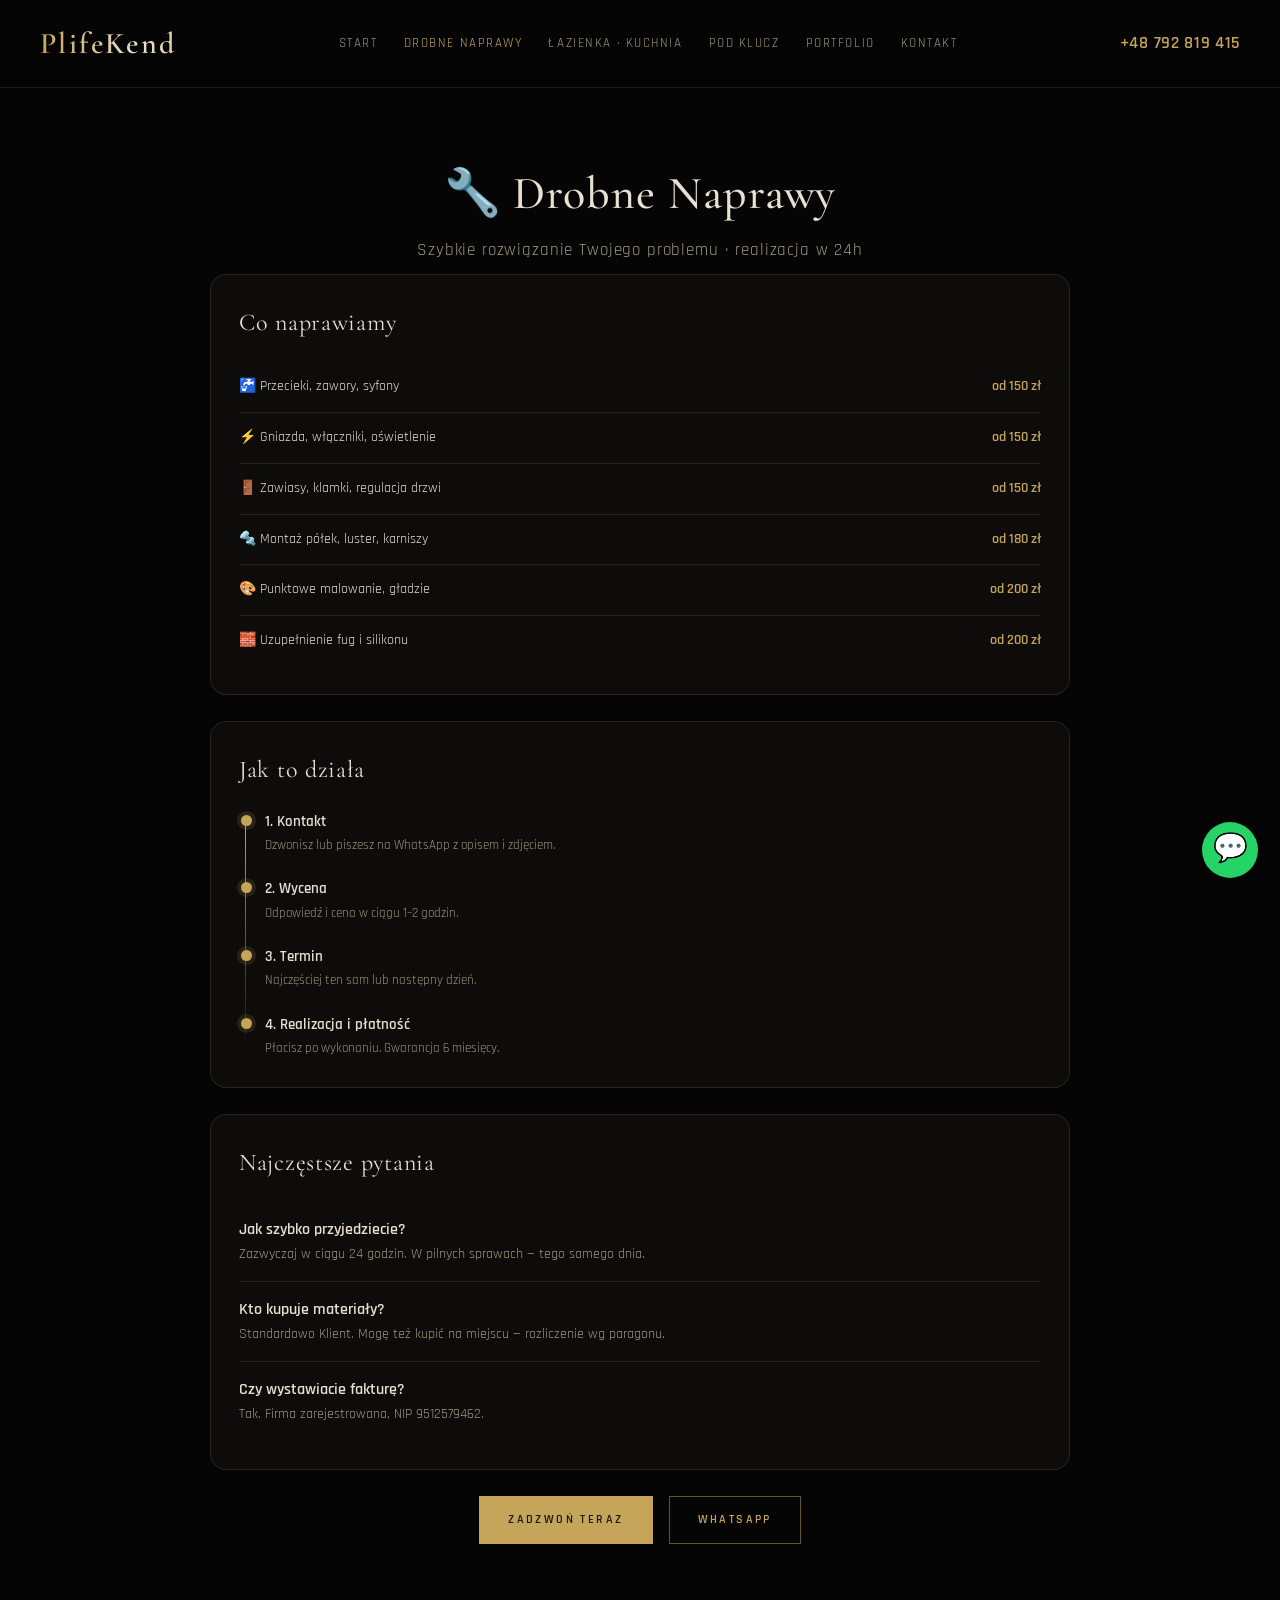
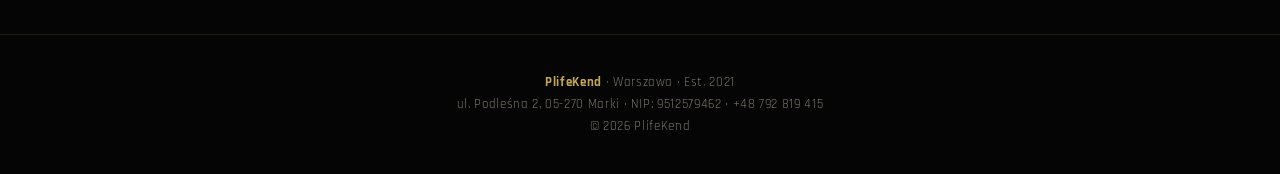
<file: drobne-naprawy.html>
<!DOCTYPE html>
<html lang="pl">
<head>
<meta charset="UTF-8">
<meta name="viewport" content="width=device-width, initial-scale=1.0">
<meta name="robots" content="index,follow">
<link rel="canonical" href="https://www.plifekend.com/drobne-naprawy.html">
<title>Drobne Naprawy Warszawa — od 150 zł | PlifeKend</title>
<meta name="description" content="Szybkie drobne naprawy w Warszawie. Realizacja w 24h. Od 150 zł. Gwarancja 6 miesięcy.">
<meta property="og:title" content="PlifeKend — Remonty Łazienek i Mieszkań Warszawa">
<meta property="og:description" content="Profesjonalne remonty łazienek i wykończenia mieszkań w Warszawie. 50+ zrealizowanych projektów.">
<meta property="og:url" content="https://www.plifekend.com/drobne-naprawy.html">
<meta property="og:type" content="website">
<link rel="preconnect" href="https://fonts.googleapis.com">
<link rel="preconnect" href="https://fonts.gstatic.com" crossorigin>
<link href="https://fonts.googleapis.com/css2?family=Cormorant+Garamond:wght@300;400;500;600;700&family=Rajdhani:wght@300;400;500;600;700&display=swap" rel="stylesheet">
<script type="application/ld+json">
{
  "@context": "https://schema.org",
  "@type": "HomeAndConstructionBusiness",
  "name": "PlifeKend",
  "address": {
    "@type": "PostalAddress",
    "streetAddress": "ul. Podleśna 2",
    "addressLocality": "Marki",
    "postalCode": "05-270",
    "addressCountry": "PL"
  },
  "telephone": "+48792819415",
  "url": "https://plifekend.com",
  "priceRange": "$$",
  "foundingDate": "2021"
}
</script>
<style>
*{margin:0;padding:0;box-sizing:border-box}
:root{
--bg:#050505;--gold:#c5a55a;--warm:#a09880;--light:#e8e0d0;
--card:rgba(20,18,15,.6);--bd:rgba(197,165,90,.15);--bd2:rgba(197,165,90,.35)
}
html{scroll-behavior:smooth}
body{background:var(--bg);color:var(--warm);font-family:'Rajdhani',sans-serif;font-size:16px;line-height:1.7;overflow-x:hidden}
h1,h2,h3,.serif{font-family:'Cormorant Garamond',serif;font-weight:500}
a{text-decoration:none;color:inherit}
::-webkit-scrollbar{width:4px}
::-webkit-scrollbar-track{background:transparent}
::-webkit-scrollbar-thumb{background:rgba(197,165,90,.2);border-radius:2px}

@keyframes gradient-x{0%,100%{background-position:0% 50%}50%{background-position:100% 50%}}
@keyframes float{0%,100%{transform:translateY(0)}50%{transform:translateY(-12px)}}
@keyframes pulse-glow{0%,100%{opacity:.35}50%{opacity:.8}}
@keyframes spin-slow{from{transform:rotate(0)}to{transform:rotate(360deg)}}

/* HEADER */
header{position:sticky;top:0;z-index:200;background:rgba(5,5,5,.88);backdrop-filter:blur(14px);border-bottom:1px solid var(--bd);padding:18px 40px;display:flex;align-items:center;justify-content:space-between;gap:20px}
.logo{font-family:'Cormorant Garamond',serif;font-size:30px;font-weight:600;letter-spacing:.08em;background:linear-gradient(90deg,#c5a55a,#e8e0d0,#c5a55a,#8a7a4a,#c5a55a);background-size:300% 100%;-webkit-background-clip:text;background-clip:text;-webkit-text-fill-color:transparent;animation:gradient-x 6s ease infinite}
.nav{display:flex;gap:26px;align-items:center}
.nav a{font-size:13px;letter-spacing:.12em;text-transform:uppercase;color:var(--warm);transition:.3s;white-space:nowrap}
.nav a:hover,.nav a.active{color:var(--gold)}
.hd-right{display:flex;align-items:center;gap:16px}
.hd-phone{color:var(--gold);font-weight:600;font-size:17px;letter-spacing:.04em}
.burger{display:none;background:none;border:none;color:var(--gold);font-size:26px;cursor:pointer}

/* BUTTONS */
.btn{display:inline-block;padding:13px 28px;border:1px solid rgba(197,165,90,.5);color:var(--gold);background:transparent;text-transform:uppercase;letter-spacing:.2em;font-size:12px;font-weight:600;font-family:'Rajdhani',sans-serif;cursor:pointer;transition:.35s}
.btn:hover{background:var(--gold);color:#1a1814;border-color:var(--gold)}
.btn-fill{background:var(--gold);color:#1a1814;border-color:var(--gold)}
.btn-fill:hover{background:transparent;color:var(--gold)}

/* LAYOUT */
.wrap{max-width:1500px;margin:0 auto;padding:40px 40px 80px;display:grid;grid-template-columns:24% 1fr 24%;gap:34px;align-items:start}
.col{display:flex;flex-direction:column;gap:28px}

/* PANEL */
.panel{background:var(--card);border:1px solid var(--bd);border-radius:16px;backdrop-filter:blur(10px);padding:28px}
.panel-t{font-family:'Cormorant Garamond',serif;font-size:24px;color:var(--light);margin-bottom:18px;letter-spacing:.03em}

/* HERO */
.hero{text-align:center;padding:50px 0 20px}
.hero h1{font-size:60px;line-height:1.12;color:var(--light);letter-spacing:.02em}
.hero h1 span{display:block;background:linear-gradient(90deg,#c5a55a,#e8e0d0,#c5a55a);background-size:250% 100%;-webkit-background-clip:text;background-clip:text;-webkit-text-fill-color:transparent;animation:gradient-x 7s ease infinite}
.hero-sub{margin-top:16px;font-size:17px;letter-spacing:.05em}

/* SPHERE */
.sphere-row{display:flex;align-items:center;justify-content:center;gap:44px;margin:44px 0 30px}
.avatar{text-align:center;animation:float 5s ease-in-out infinite}
.avatar:nth-child(3){animation-delay:2.5s}
.avatar-c{width:64px;height:64px;border-radius:50%;border:1px solid var(--bd2);background:radial-gradient(circle at 30% 30%,rgba(197,165,90,.25),rgba(20,18,15,.9));display:flex;align-items:center;justify-content:center;font-size:26px;margin:0 auto 10px}
.avatar-l{font-size:11px;text-transform:uppercase;letter-spacing:.16em;color:var(--warm)}
.sphere{position:relative;width:210px;height:210px;cursor:pointer}
.sphere-core{position:absolute;inset:0;border-radius:50%;background:radial-gradient(circle at 34% 30%,#2a2620 0%,#0c0b09 55%,#000 100%);box-shadow:0 0 60px rgba(197,165,90,.25),inset 0 0 40px rgba(0,0,0,.9)}
.ring{position:absolute;border:1px solid rgba(197,165,90,.3);border-radius:50%;animation:spin-slow 18s linear infinite}
.ring.r1{inset:-14px;border-top-color:var(--gold)}
.ring.r2{inset:-30px;animation-duration:28s;animation-direction:reverse;border-bottom-color:rgba(197,165,90,.55)}
.star{position:absolute;width:2px;height:2px;background:#e8e0d0;border-radius:50%;animation:pulse-glow 3s ease-in-out infinite}
.sphere-hover{position:absolute;inset:0;border-radius:50%;display:flex;align-items:center;justify-content:center;opacity:0;transition:.4s;background:rgba(5,5,5,.72);color:var(--gold);font-size:12px;text-transform:uppercase;letter-spacing:.16em;text-align:center;padding:20px}
.sphere:hover .sphere-hover{opacity:1}

/* SEGMENTS */
.seg-grid{display:grid;grid-template-columns:repeat(auto-fit,minmax(230px,1fr));gap:22px;margin-top:20px}
.seg{background:var(--card);border:1px solid var(--bd);border-radius:16px;padding:30px 24px;backdrop-filter:blur(10px);transition:.35s;display:flex;flex-direction:column}
.seg:hover{border-color:var(--bd2);transform:translateY(-6px);box-shadow:0 14px 40px rgba(0,0,0,.5)}
.seg-ic{font-size:32px;margin-bottom:12px}
.seg-t{font-family:'Cormorant Garamond',serif;font-size:23px;color:var(--light);margin-bottom:6px}
.seg-s{font-size:14px;margin-bottom:16px;min-height:44px}
.seg-meta{font-size:13px;color:var(--warm);border-top:1px solid var(--bd);padding-top:14px;margin-bottom:14px}
.seg-p{color:var(--gold);font-size:19px;font-weight:600;margin-bottom:18px}
.seg .btn{margin-top:auto;text-align:center}

/* SERVICE LIST */
.srv{display:flex;justify-content:space-between;gap:12px;padding:13px 0;border-bottom:1px solid var(--bd);font-size:14px}
.srv:last-child{border-bottom:none}
.srv-n{color:var(--light)}
.srv-p{color:var(--gold);white-space:nowrap;font-weight:600}

/* PACKAGES */
.pkg{position:relative;border:1px solid var(--bd);border-radius:12px;padding:20px;margin-bottom:16px;background:rgba(10,9,8,.5);transition:.3s}
.pkg:hover{border-color:var(--bd2)}
.pkg-n{font-family:'Cormorant Garamond',serif;font-size:20px;color:var(--light);letter-spacing:.14em;text-transform:uppercase}
.pkg-pr{color:var(--gold);font-size:22px;font-weight:700;margin:6px 0 12px}
.pkg ul{list-style:none;font-size:13px;line-height:1.9}
.pkg li::before{content:"—  ";color:var(--gold)}
.pkg-tag{position:absolute;top:-10px;right:14px;background:var(--gold);color:#1a1814;font-size:10px;font-weight:700;letter-spacing:.18em;padding:4px 10px;border-radius:3px;text-transform:uppercase}

/* CALC */
.calc label{display:block;color:var(--light);font-size:13px;text-transform:uppercase;letter-spacing:.12em;margin:18px 0 8px}
.calc input[type=range]{width:100%;accent-color:var(--gold);cursor:pointer}
.calc select{width:100%;padding:12px;background:rgba(160,152,128,.05);border:1px solid var(--bd);color:var(--light);border-radius:6px;font-family:'Rajdhani',sans-serif;font-size:15px}
.calc-out{margin-top:24px;text-align:center;border-top:1px solid var(--bd);padding-top:20px}
.calc-out small{font-size:11px;text-transform:uppercase;letter-spacing:.2em}
.calc-out div{font-family:'Cormorant Garamond',serif;font-size:40px;color:var(--gold);font-weight:600;margin-top:6px}

/* PORTFOLIO */
.pf{display:grid;grid-template-columns:1fr 1fr;gap:12px}
.pf-i{position:relative;aspect-ratio:1;border-radius:10px;overflow:hidden;border:1px solid var(--bd);cursor:pointer}
.pf-i img{width:100%;height:100%;object-fit:cover;filter:grayscale(.4) brightness(.75);transition:.5s}
.pf-i:hover img{filter:none;transform:scale(1.08)}
.pf-o{position:absolute;inset:0;background:linear-gradient(transparent 45%,rgba(5,5,5,.9));display:flex;align-items:flex-end;padding:12px;font-size:12px;text-transform:uppercase;letter-spacing:.14em;color:var(--light)}

/* TIMELINE */
.tl{position:relative;padding-left:26px}
.tl::before{content:"";position:absolute;left:6px;top:8px;bottom:8px;width:1px;background:linear-gradient(var(--gold),transparent)}
.tl-i{position:relative;padding-bottom:20px}
.tl-i::before{content:"";position:absolute;left:-24px;top:6px;width:11px;height:11px;border-radius:50%;background:var(--gold);box-shadow:0 0 0 4px rgba(197,165,90,.14)}
.tl-t{color:var(--light);font-size:15px;font-weight:600}
.tl-d{font-size:13px}

/* SOCIAL / CARD */
.vcard{text-align:center}
.vcard-n{font-family:'Cormorant Garamond',serif;font-size:24px;color:var(--light)}
.vcard-r{font-size:12px;text-transform:uppercase;letter-spacing:.2em;margin-bottom:14px}
.vcard-p{display:block;font-size:24px;color:var(--gold);font-weight:600;margin-bottom:18px}
.soc{display:flex;flex-direction:column;gap:10px;font-size:14px}
.soc a{padding:9px 0;border-bottom:1px solid var(--bd);transition:.3s;display:flex;justify-content:space-between}
.soc a:hover{color:var(--gold);padding-left:6px}

/* WHATSAPP */
.wa{position:fixed;right:22px;bottom:22px;z-index:300;width:56px;height:56px;border-radius:50%;background:#25D366;display:flex;align-items:center;justify-content:center;font-size:28px;box-shadow:0 6px 22px rgba(0,0,0,.5);transition:.3s}
.wa:hover{transform:scale(1.1)}

/* FOOTER */
footer{border-top:1px solid var(--bd);padding:36px 40px;text-align:center;font-size:13px;color:#7d786c;letter-spacing:.05em}
footer strong{color:var(--gold)}

/* MOBILE */
@media(max-width:1100px){
.wrap{grid-template-columns:1fr;padding:24px 18px 90px}
.nav{display:none;position:absolute;top:100%;left:0;right:0;background:rgba(5,5,5,.98);flex-direction:column;padding:20px;gap:16px;border-bottom:1px solid var(--bd)}
.nav.open{display:flex}
.burger{display:block}
header{position:sticky;padding:14px 18px}
.logo{font-size:24px}
.hd-phone{font-size:15px}
.hero h1{font-size:36px}
.sphere-row{flex-direction:column;gap:26px}
.sphere{width:170px;height:170px}
.pf{grid-template-columns:1fr 1fr}
}
</style>
</head>
<body>

<header>
  <a href="index.html" class="logo">PlifeKend</a>
  <nav class="nav" id="nav">
    <a href="index.html">Start</a>
    <a href="drobne-naprawy.html" class="active">Drobne Naprawy</a>
    <a href="lazienka-kuchnia.html">Łazienka · Kuchnia</a>
    <a href="remont-pod-klucz.html">Pod Klucz</a>
    <a href="portfolio.html">Portfolio</a>
    <a href="kontakt.html">Kontakt</a>
  </nav>
  <div class="hd-right">
    <a href="tel:+48792819415" class="hd-phone">+48 792 819 415</a>
    <button class="burger" onclick="document.getElementById('nav').classList.toggle('open')">☰</button>
  </div>
</header>


<div style="max-width:900px;margin:0 auto;padding:40px 20px 90px">
 <div class="hero" style="padding:40px 0 10px">
  <h1 style="font-size:46px">🔧 Drobne Naprawy</h1>
  <p class="hero-sub">Szybkie rozwiązanie Twojego problemu · realizacja w 24h</p>
 </div>

 <div class="panel" style="margin-bottom:26px">
  <div class="panel-t">Co naprawiamy</div>
  <div class="srv"><span class="srv-n">🚰 Przecieki, zawory, syfony</span><span class="srv-p">od 150 zł</span></div>
  <div class="srv"><span class="srv-n">⚡ Gniazda, włączniki, oświetlenie</span><span class="srv-p">od 150 zł</span></div>
  <div class="srv"><span class="srv-n">🚪 Zawiasy, klamki, regulacja drzwi</span><span class="srv-p">od 150 zł</span></div>
  <div class="srv"><span class="srv-n">🔩 Montaż półek, luster, karniszy</span><span class="srv-p">od 180 zł</span></div>
  <div class="srv"><span class="srv-n">🎨 Punktowe malowanie, gładzie</span><span class="srv-p">od 200 zł</span></div>
  <div class="srv"><span class="srv-n">🧱 Uzupełnienie fug i silikonu</span><span class="srv-p">od 200 zł</span></div>
 </div>

 <div class="panel" style="margin-bottom:26px">
  <div class="panel-t">Jak to działa</div>
  <div class="tl">
   <div class="tl-i"><div class="tl-t">1. Kontakt</div><div class="tl-d">Dzwonisz lub piszesz na WhatsApp z opisem i zdjęciem.</div></div>
   <div class="tl-i"><div class="tl-t">2. Wycena</div><div class="tl-d">Odpowiedź i cena w ciągu 1–2 godzin.</div></div>
   <div class="tl-i"><div class="tl-t">3. Termin</div><div class="tl-d">Najczęściej ten sam lub następny dzień.</div></div>
   <div class="tl-i" style="padding-bottom:0"><div class="tl-t">4. Realizacja i płatność</div><div class="tl-d">Płacisz po wykonaniu. Gwarancja 6 miesięcy.</div></div>
  </div>
 </div>

 <div class="panel" style="margin-bottom:26px">
  <div class="panel-t">Najczęstsze pytania</div>
  <div style="border-bottom:1px solid var(--bd);padding:14px 0"><div style="color:var(--light);font-weight:600">Jak szybko przyjedziecie?</div><div style="font-size:14px">Zazwyczaj w ciągu 24 godzin. W pilnych sprawach — tego samego dnia.</div></div>
  <div style="border-bottom:1px solid var(--bd);padding:14px 0"><div style="color:var(--light);font-weight:600">Kto kupuje materiały?</div><div style="font-size:14px">Standardowo Klient. Mogę też kupić na miejscu — rozliczenie wg paragonu.</div></div>
  <div style="padding:14px 0"><div style="color:var(--light);font-weight:600">Czy wystawiacie fakturę?</div><div style="font-size:14px">Tak. Firma zarejestrowana, NIP 9512579462.</div></div>
 </div>

 <div style="text-align:center">
  <a href="tel:+48792819415" class="btn btn-fill">Zadzwoń teraz</a>
  <a href="https://wa.me/48792819415" target="_blank" rel="noopener noreferrer" class="btn" style="margin-left:12px">WhatsApp</a>
 </div>
</div>
<a href="https://wa.me/48792819415" target="_blank" rel="noopener noreferrer" class="wa" aria-label="WhatsApp">💬</a>

<footer>
  <p><strong>PlifeKend</strong> · Warszawa · Est. 2021</p>
  <p>ul. Podleśna 2, 05-270 Marki · NIP: 9512579462 · +48 792 819 415</p>
  <p>© 2026 PlifeKend</p>
</footer>

<script>
function calc(){
  var a=document.getElementById('sr'), b=document.getElementById('ps');
  if(!a||!b)return;
  var s=+a.value, r=+b.value;
  document.getElementById('sv').textContent=s;
  document.getElementById('rv').textContent=(s*r).toLocaleString('pl-PL')+' zł';
}
var core=document.getElementById('core');
if(core){
  for(var i=0;i<26;i++){
    var st=document.createElement('div');st.className='star';
    st.style.left=(10+Math.random()*80)+'%';st.style.top=(10+Math.random()*80)+'%';
    st.style.animationDelay=(Math.random()*3)+'s';core.appendChild(st);
  }
}
</script>
</body>
</html>
</file>
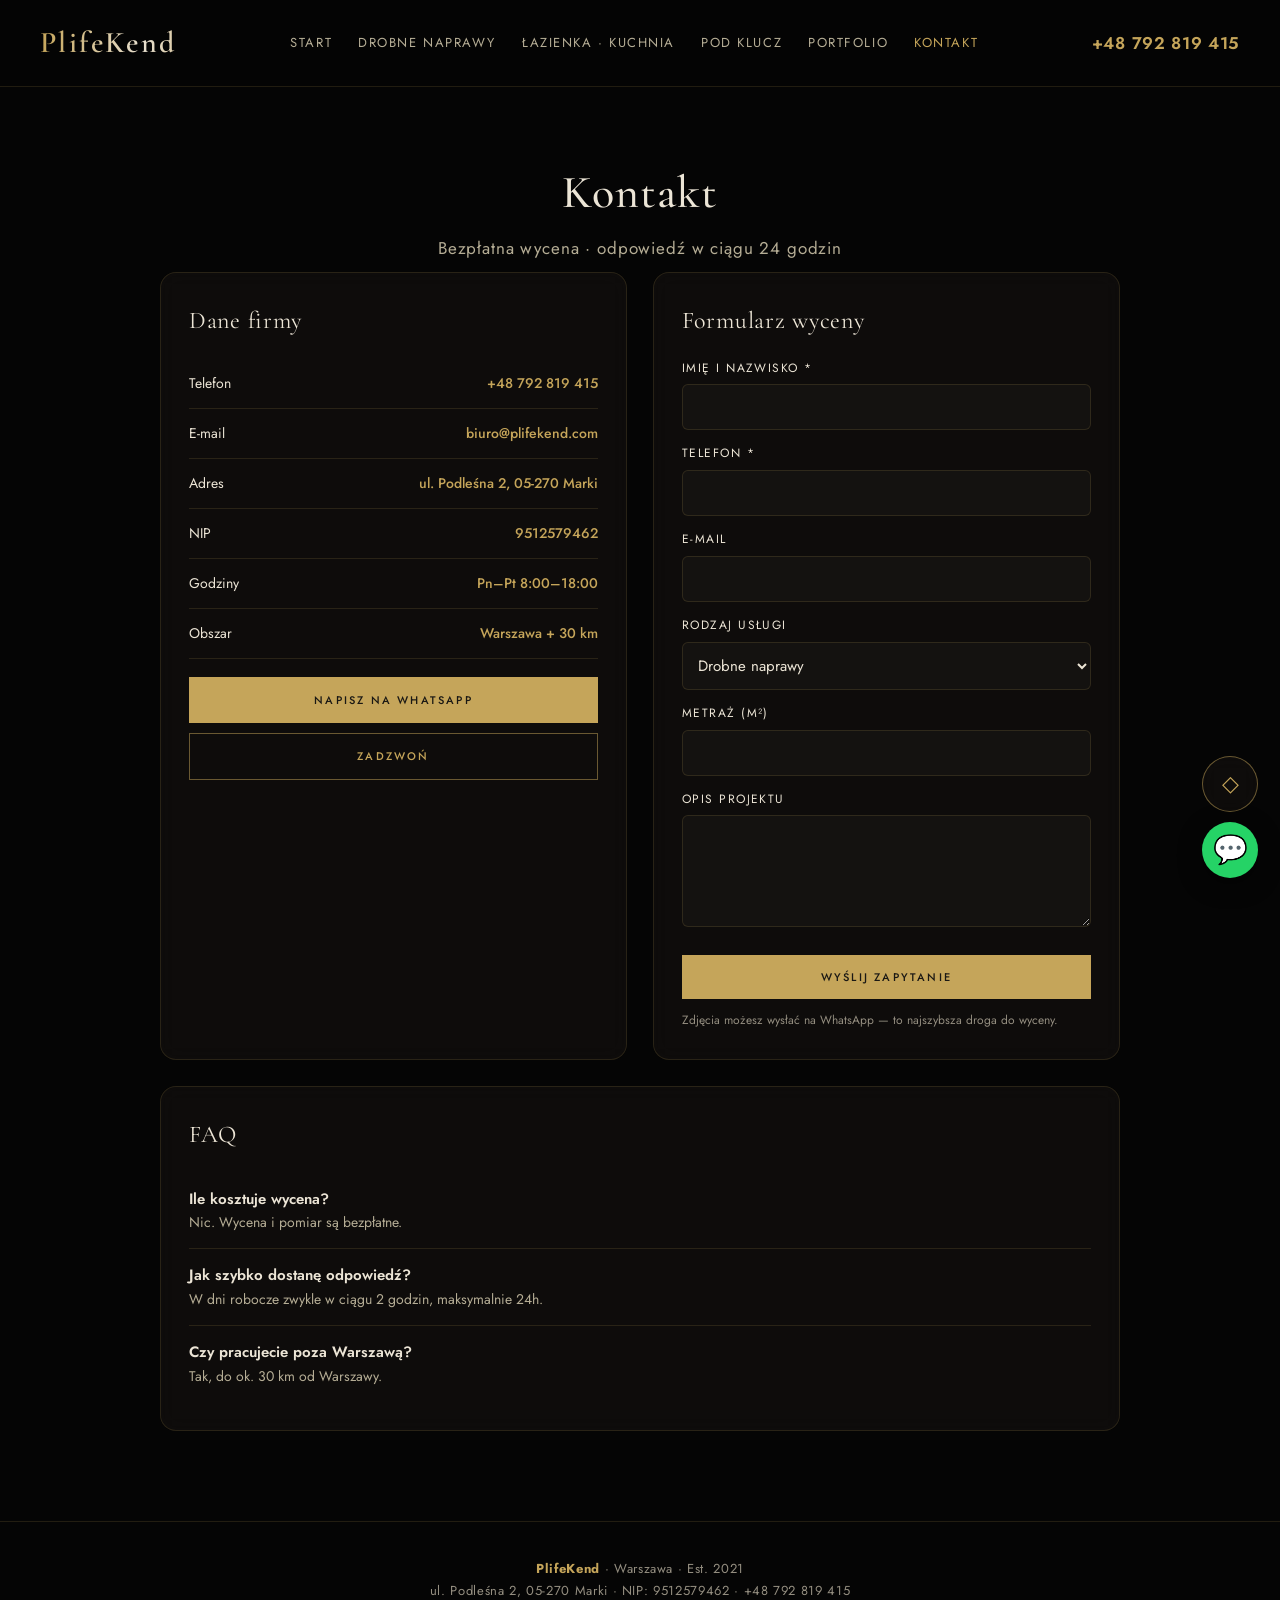
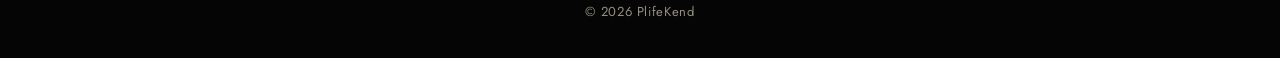
<file: kontakt.html>
<!DOCTYPE html>
<html lang="pl">
<head>
<meta charset="UTF-8">
<meta name="viewport" content="width=device-width, initial-scale=1.0">
<meta name="robots" content="index,follow">
<link rel="canonical" href="https://www.plifekend.com/kontakt.html">
<title>Kontakt — PlifeKend Warszawa | +48 792 819 415</title>
<meta name="description" content="Skontaktuj się z PlifeKend. Bezpłatna wycena remontu w Warszawie. Odpowiedź w 24h.">
<meta property="og:title" content="PlifeKend — Remonty Łazienek i Mieszkań Warszawa">
<meta property="og:description" content="Profesjonalne remonty łazienek i wykończenia mieszkań w Warszawie. 50+ zrealizowanych projektów.">
<meta property="og:url" content="https://www.plifekend.com/kontakt.html">
<meta property="og:type" content="website">
<link rel="preconnect" href="https://fonts.googleapis.com">
<link rel="preconnect" href="https://fonts.gstatic.com" crossorigin>
<link href="https://fonts.googleapis.com/css2?family=Cormorant+Garamond:wght@300;400;500;600;700&family=Jost:wght@300;400;500;600&display=swap" rel="stylesheet">
<script type="application/ld+json">
{
  "@context": "https://schema.org",
  "@type": "HomeAndConstructionBusiness",
  "name": "PlifeKend",
  "address": {
    "@type": "PostalAddress",
    "streetAddress": "ul. Podleśna 2",
    "addressLocality": "Marki",
    "postalCode": "05-270",
    "addressCountry": "PL"
  },
  "telephone": "+48792819415",
  "url": "https://plifekend.com",
  "priceRange": "$$",
  "foundingDate": "2021"
}

var chStarted=false;
var CH={
 start:{m:"Dzień dobry, tu Ola z PlifeKend.\n\nPomogę Panu ustalić zakres i orientacyjną cenę — bez zobowiązań. Od czego zaczniemy?",
  o:[["Remont łazienki","bath"],["Mieszkanie pod klucz","turn"],["Drobna naprawa","fix"],["Chcę tylko wycenę","quote"]]},

 bath:{m:"Świetnie, łazienki to nasza specjalność — zrobiliśmy ich już ponad 80.\n\nPełny remont zaczyna się od 12 000 zł i trwa zwykle 7–14 dni, zależnie od metrażu.\n\nJaki mniej więcej metraż?",
  o:[["Do 5 m²","bath_s"],["5–8 m²","bath_m"],["Powyżej 8 m²","bath_l"],["Nie wiem jeszcze","measure"]]},
 bath_s:{m:"Przy takim metrażu zwykle wychodzi 12–18 tys. zł za robociznę, a prace zajmują około 7–10 dni.\n\nDokładną kwotę podam po obejrzeniu łazienki — pomiar jest bezpłatny.",
  o:[["Umów pomiar","measure"],["Co jest w cenie?","scope"],["Wracam do menu","start"]]},
 bath_m:{m:"Przy 5–8 m² to zazwyczaj 18–26 tys. zł i mniej więcej 10–14 dni pracy.\n\nTo widełki — realna kwota zależy od zakresu instalacji i wyboru płytek.",
  o:[["Umów pomiar","measure"],["Co jest w cenie?","scope"],["Wracam do menu","start"]]},
 bath_l:{m:"Duża łazienka to zwykle powyżej 26 tys. zł. Przy takim metrażu naprawdę warto, żebym przyjechała obejrzeć — różnice bywają spore.",
  o:[["Umów pomiar","measure"],["Co jest w cenie?","scope"],["Wracam do menu","start"]]},
 scope:{m:"W cenie robocizny jest wszystko od demontażu po sprzątanie:\n\n— skucie starego i przygotowanie podłoża\n— hydraulika i nowe podejścia\n— elektryka i punkty świetlne\n— hydroizolacja i wylewki\n— płytki, fugi, silikony\n— montaż armatury i grzejnika\n\nMateriały kupuje Klient — przygotuję dokładną listę z ilościami, żeby nie przepłacać.",
  o:[["Umów pomiar","measure"],["Ile trwa remont?","time"],["Wracam do menu","start"]]},

 turn:{m:"Remont pod klucz to 800–1400 zł/m² robocizny — zależnie od pakietu.\n\nEkonom 800, Standard 1200, Premium 2000+. Przy pakiecie pod klucz zajmujemy się wszystkim: projektem, materiałami, ekipą i odbiorem.\n\nJaki metraż mieszkania?",
  o:[["Do 40 m²","turn_s"],["40–70 m²","turn_m"],["Powyżej 70 m²","turn_l"],["Nie wiem jeszcze","measure"]]},
 turn_s:{m:"Przy kawalerce lub małym mieszkaniu w pakiecie Standard wychodzi zwykle 35–50 tys. zł robocizny, około 6–8 tygodni.",
  o:[["Umów konsultację","measure"],["Czym różnią się pakiety?","pkg"],["Wracam do menu","start"]]},
 turn_m:{m:"Przy 40–70 m² Standard to mniej więcej 50–85 tys. zł i 8–12 tygodni pracy.\n\nTo najczęstszy u nas metraż — mam sporo podobnych realizacji do pokazania.",
  o:[["Umów konsultację","measure"],["Czym różnią się pakiety?","pkg"],["Wracam do menu","start"]]},
 turn_l:{m:"Duże mieszkanie to projekt na kilka miesięcy i budżet powyżej 85 tys. zł. Przy takiej skali zawsze podpisujemy umowę z harmonogramem etapów.",
  o:[["Umów konsultację","measure"],["Czym różnią się pakiety?","pkg"],["Wracam do menu","start"]]},
 pkg:{m:"Ekonom — bazowe materiały, standardowe wykończenie, pisemna gwarancja.\n\nStandard — materiały średniej klasy plus konsultacja z projektantem. Najczęściej wybierany.\n\nPremium — materiały premium, projekt 3D, nadzór autorski i odbiór z protokołem.",
  o:[["Umów konsultację","measure"],["Wracam do menu","start"]]},

 fix:{m:"Drobne naprawy robimy zwykle w ciągu 24 godzin, ceny od 150 zł.\n\nPrzecieki, gniazdka, oświetlenie, zawiasy, montaż półek, uzupełnienie fug — takie rzeczy.\n\nNajszybciej będzie, jeśli wyśle Pan zdjęcie na WhatsApp — wycenię w kilkanaście minut.",
  o:[["Napisz na WhatsApp","wa"],["Zadzwoń","call"],["Wracam do menu","start"]]},

 time:{m:"Łazienka do 5 m² — 7–10 dni.\nŁazienka 8 m² — 10–14 dni.\nKuchnia — 14–21 dni.\nMieszkanie pod klucz — od 6 tygodni.\n\nTerminy podaję w umowie, nie na oko.",
  o:[["Umów pomiar","measure"],["Wracam do menu","start"]]},

 quote:{m:"Wycena i pomiar są bezpłatne, bez żadnych zobowiązań.\n\nNajszybsza droga to zdjęcia na WhatsApp — wtedy odpowiem jeszcze dziś. Można też zostawić dane w formularzu, oddzwonię w ciągu 24 godzin.",
  o:[["Napisz na WhatsApp","wa"],["Wypełnię formularz","form"],["Zadzwoń teraz","call"]]},

 measure:{m:"Chętnie przyjadę obejrzeć — pomiar jest bezpłatny i niczego nie zobowiązuje.\n\nJak najwygodniej się umówić?",
  o:[["Napisz na WhatsApp","wa"],["Wypełnię formularz","form"],["Zadzwoń teraz","call"]]},

 wa:{m:"Świetnie. Proszę napisać, co planujemy i dodać zdjęcie — odezwę się najszybciej jak się da.",
  o:[["Otwórz WhatsApp","_wa"],["Wracam do menu","start"]]},
 form:{m:"Formularz zajmuje minutę. Proszę zostawić telefon — oddzwonię w ciągu 24 godzin, w dni robocze zwykle znacznie szybciej.",
  o:[["Przejdź do formularza","_form"],["Wracam do menu","start"]]},
 call:{m:"Numer to +48 792 819 415, dzwonić można od poniedziałku do piątku, 8:00–18:00.\n\nGdyby nie odebrał — jestem na budowie, proszę o SMS, oddzwonię.",
  o:[["Zadzwoń","_call"],["Wracam do menu","start"]]}
};

function chOpen(){
  document.getElementById('chBox').classList.add('on');
  document.getElementById('chFab').style.display='none';
  if(!chStarted){chStarted=true;chGo('start');}
}
function chClose(){
  document.getElementById('chBox').classList.remove('on');
  document.getElementById('chFab').style.display='flex';
}
function chSay(t,who){
  var d=document.createElement('div');d.className='ch-msg '+who;d.textContent=t;
  var b=document.getElementById('chBd');b.appendChild(d);b.scrollTop=b.scrollHeight;
}
function chGo(k,label){
  var n=CH[k];if(!n)return;
  var bd=document.getElementById('chBd'),ft=document.getElementById('chFt');
  if(label)chSay(label,'me');
  ft.innerHTML='';
  var t=document.createElement('div');t.className='ch-typ';
  t.innerHTML='<span></span><span></span><span></span>';
  bd.appendChild(t);bd.scrollTop=bd.scrollHeight;
  setTimeout(function(){
    t.remove();chSay(n.m,'bot');
    n.o.forEach(function(p){
      var b=document.createElement('button');
      b.className='ch-op'+(p[1]==='_wa'||p[1]==='wa'?' wa':'');
      b.textContent=p[0];
      b.onclick=function(){
        if(p[1]==='_wa'){window.open('https://wa.me/48792819415','_blank');return;}
        if(p[1]==='_form'){location.href='kontakt.html';return;}
        if(p[1]==='_call'){location.href='tel:+48792819415';return;}
        chGo(p[1],p[0]);
      };
      ft.appendChild(b);
    });
    bd.scrollTop=bd.scrollHeight;
  }, 650);
}

var wf=document.getElementById('wycenaForm');
if(wf){
 wf.addEventListener('submit',function(e){
  e.preventDefault();
  var btn=document.getElementById('wycenaBtn'),msg=document.getElementById('wycenaMsg');
  btn.disabled=true;btn.textContent='Wysyłanie...';
  msg.style.display='none';
  fetch(wf.action,{method:'POST',body:new FormData(wf),headers:{'Accept':'application/json'}})
   .then(function(r){
     if(r.ok){
       wf.reset();
       msg.style.color='#8fbf8f';
       msg.textContent='Dziękujemy. Zapytanie dotarło — odezwę się w ciągu 24 godzin.';
       btn.textContent='Wysłano';
     }else{
       msg.style.color='#d98a8a';
       msg.textContent='Nie udało się wysłać. Proszę zadzwonić: +48 792 819 415 lub napisać na WhatsApp.';
       btn.disabled=false;btn.textContent='Wyślij zapytanie';
     }
     msg.style.display='block';
   })
   .catch(function(){
     msg.style.color='#d98a8a';
     msg.textContent='Brak połączenia. Proszę zadzwonić: +48 792 819 415 lub napisać na WhatsApp.';
     msg.style.display='block';
     btn.disabled=false;btn.textContent='Wyślij zapytanie';
   });
 });
}
</script>
<style>
*{margin:0;padding:0;box-sizing:border-box}
:root{
--bg:#050505;--gold:#c5a55a;--warm:#b5ad95;--light:#ece5d6;
--card:rgba(20,18,15,.6);--bd:rgba(197,165,90,.15);--bd2:rgba(197,165,90,.35)
}
html{scroll-behavior:smooth}
body{background:var(--bg);color:var(--warm);font-family:'Jost',sans-serif;font-size:15px;line-height:1.65;overflow-x:hidden}
h1,h2,h3,.serif{font-family:'Cormorant Garamond',serif;font-weight:500}
a{text-decoration:none;color:inherit}
::-webkit-scrollbar{width:4px}
::-webkit-scrollbar-track{background:transparent}
::-webkit-scrollbar-thumb{background:rgba(197,165,90,.2);border-radius:2px}

@keyframes gradient-x{0%,100%{background-position:0% 50%}50%{background-position:100% 50%}}
@keyframes float{0%,100%{transform:translateY(0)}50%{transform:translateY(-12px)}}
@keyframes pulse-glow{0%,100%{opacity:.35}50%{opacity:.8}}
@keyframes spin-slow{from{transform:rotate(0)}to{transform:rotate(360deg)}}

/* HEADER */
header{position:sticky;top:0;z-index:200;background:rgba(5,5,5,.88);backdrop-filter:blur(14px);border-bottom:1px solid var(--bd);padding:18px 40px;display:flex;align-items:center;justify-content:space-between;gap:20px}
.logo{font-family:'Cormorant Garamond',serif;font-size:30px;font-weight:600;letter-spacing:.08em;background:linear-gradient(90deg,#c5a55a,#e8e0d0,#c5a55a,#8a7a4a,#c5a55a);background-size:300% 100%;-webkit-background-clip:text;background-clip:text;-webkit-text-fill-color:transparent;animation:gradient-x 6s ease infinite}
.nav{display:flex;gap:26px;align-items:center}
.nav a{font-size:13px;letter-spacing:.12em;text-transform:uppercase;color:var(--warm);transition:.3s;white-space:nowrap}
.nav a:hover,.nav a.active{color:var(--gold)}
.hd-right{display:flex;align-items:center;gap:16px}
.hd-phone{color:var(--gold);font-weight:600;font-size:17px;letter-spacing:.04em}
.burger{display:none;background:none;border:none;color:var(--gold);font-size:26px;cursor:pointer}

/* BUTTONS */
.btn{display:inline-block;padding:13px 28px;border:1px solid rgba(197,165,90,.5);color:var(--gold);background:transparent;text-transform:uppercase;letter-spacing:.2em;font-size:11px;font-weight:500;font-family:'Jost',sans-serif;cursor:pointer;transition:.35s}
.btn:hover{background:var(--gold);color:#1a1814;border-color:var(--gold)}
.btn-fill{background:var(--gold);color:#1a1814;border-color:var(--gold)}
.btn-fill:hover{background:transparent;color:var(--gold)}

/* LAYOUT */
.wrap{max-width:1500px;margin:0 auto;padding:40px 40px 80px;display:grid;grid-template-columns:24% 1fr 24%;gap:34px;align-items:start}
.col{display:flex;flex-direction:column;gap:28px}

/* PANEL */
.panel{background:var(--card);border:1px solid var(--bd);border-radius:16px;backdrop-filter:blur(10px);padding:28px}
.panel-t{font-family:'Cormorant Garamond',serif;font-size:24px;color:var(--light);margin-bottom:18px;letter-spacing:.03em}

/* HERO */
.hero{text-align:center;padding:50px 0 20px}
.hero h1{font-size:60px;line-height:1.12;color:var(--light);letter-spacing:.02em}
.hero h1 span{display:block;background:linear-gradient(90deg,#c5a55a,#e8e0d0,#c5a55a);background-size:250% 100%;-webkit-background-clip:text;background-clip:text;-webkit-text-fill-color:transparent;animation:gradient-x 7s ease infinite}
.hero-sub{margin-top:16px;font-size:17px;letter-spacing:.05em}

/* SPHERE */
.sphere-row{display:flex;align-items:center;justify-content:center;gap:44px;margin:44px 0 30px}
.avatar{text-align:center;animation:float 5s ease-in-out infinite}
.avatar:nth-child(3){animation-delay:2.5s}
.avatar-c{width:64px;height:64px;border-radius:50%;border:1px solid var(--bd2);background:radial-gradient(circle at 30% 30%,rgba(197,165,90,.25),rgba(20,18,15,.9));display:flex;align-items:center;justify-content:center;font-size:26px;margin:0 auto 10px}
.avatar-l{font-size:11px;text-transform:uppercase;letter-spacing:.16em;color:var(--warm)}
.sphere{position:relative;width:210px;height:210px;cursor:pointer}
.sphere-core{position:absolute;inset:0;border-radius:50%;background:radial-gradient(circle at 34% 30%,#2a2620 0%,#0c0b09 55%,#000 100%);box-shadow:0 0 60px rgba(197,165,90,.25),inset 0 0 40px rgba(0,0,0,.9)}
.ring{position:absolute;border:1px solid rgba(197,165,90,.3);border-radius:50%;animation:spin-slow 18s linear infinite}
.ring.r1{inset:-14px;border-top-color:var(--gold)}
.ring.r2{inset:-30px;animation-duration:28s;animation-direction:reverse;border-bottom-color:rgba(197,165,90,.55)}
.star{position:absolute;width:2px;height:2px;background:#e8e0d0;border-radius:50%;animation:pulse-glow 3s ease-in-out infinite}
.sphere-hover{position:absolute;inset:0;border-radius:50%;display:flex;align-items:center;justify-content:center;opacity:0;transition:.4s;background:rgba(5,5,5,.72);color:var(--gold);font-size:12px;text-transform:uppercase;letter-spacing:.16em;text-align:center;padding:20px}
.sphere:hover .sphere-hover{opacity:1}

/* SEGMENTS */
.seg-grid{display:grid;grid-template-columns:repeat(auto-fit,minmax(230px,1fr));gap:22px;margin-top:20px}
.seg{background:var(--card);border:1px solid var(--bd);border-radius:16px;padding:30px 24px;backdrop-filter:blur(10px);transition:.35s;display:flex;flex-direction:column}
.seg:hover{border-color:var(--bd2);transform:translateY(-6px);box-shadow:0 14px 40px rgba(0,0,0,.5)}
.seg-ic{font-size:32px;margin-bottom:12px}
.seg-t{font-family:'Cormorant Garamond',serif;font-size:23px;color:var(--light);margin-bottom:6px}
.seg-s{font-size:14px;margin-bottom:16px;min-height:44px}
.seg-meta{font-size:13px;color:var(--warm);border-top:1px solid var(--bd);padding-top:14px;margin-bottom:14px}
.seg-p{color:var(--gold);font-size:19px;font-weight:600;margin-bottom:18px}
.seg .btn{margin-top:auto;text-align:center}

/* SERVICE LIST */
.srv{display:flex;justify-content:space-between;gap:12px;padding:13px 0;border-bottom:1px solid var(--bd);font-size:14px}
.srv:last-child{border-bottom:none}
.srv-n{color:var(--light)}
.srv-p{color:var(--gold);white-space:nowrap;font-weight:500}

/* PACKAGES */
.pkg{position:relative;border:1px solid var(--bd);border-radius:12px;padding:20px;margin-bottom:16px;background:rgba(10,9,8,.5);transition:.3s}
.pkg:hover{border-color:var(--bd2)}
.pkg-n{font-family:'Cormorant Garamond',serif;font-size:20px;color:var(--light);letter-spacing:.14em;text-transform:uppercase}
.pkg-pr{color:var(--gold);font-size:22px;font-weight:700;margin:6px 0 12px}
.pkg ul{list-style:none;font-size:13px;line-height:1.9}
.pkg li::before{content:"—  ";color:var(--gold)}
.pkg-tag{position:absolute;top:-10px;right:14px;background:var(--gold);color:#1a1814;font-size:10px;font-weight:700;letter-spacing:.18em;padding:4px 10px;border-radius:3px;text-transform:uppercase}

/* CALC */
.calc label{display:block;color:var(--light);font-size:13px;text-transform:uppercase;letter-spacing:.12em;margin:18px 0 8px}
.calc input[type=range]{width:100%;accent-color:var(--gold);cursor:pointer}
.calc select{width:100%;padding:12px;background:rgba(160,152,128,.05);border:1px solid var(--bd);color:var(--light);border-radius:6px;font-family:'Jost',sans-serif;font-size:15px}
.calc-out{margin-top:24px;text-align:center;border-top:1px solid var(--bd);padding-top:20px}
.calc-out small{font-size:11px;text-transform:uppercase;letter-spacing:.2em}
.calc-out div{font-family:'Cormorant Garamond',serif;font-size:40px;color:var(--gold);font-weight:600;margin-top:6px}

/* PORTFOLIO */
.pf{display:grid;grid-template-columns:1fr 1fr;gap:12px}
.pf-i{position:relative;aspect-ratio:1;border-radius:10px;overflow:hidden;border:1px solid var(--bd);cursor:pointer}
.pf-i img{width:100%;height:100%;object-fit:cover;filter:grayscale(.4) brightness(.75);transition:.5s}
.pf-i:hover img{filter:none;transform:scale(1.08)}
.pf-o{position:absolute;inset:0;background:linear-gradient(transparent 45%,rgba(5,5,5,.9));display:flex;align-items:flex-end;padding:12px;font-size:12px;text-transform:uppercase;letter-spacing:.14em;color:var(--light)}

/* TIMELINE */
.tl{position:relative;padding-left:26px}
.tl::before{content:"";position:absolute;left:6px;top:8px;bottom:8px;width:1px;background:linear-gradient(var(--gold),transparent)}
.tl-i{position:relative;padding-bottom:20px}
.tl-i::before{content:"";position:absolute;left:-24px;top:6px;width:11px;height:11px;border-radius:50%;background:var(--gold);box-shadow:0 0 0 4px rgba(197,165,90,.14)}
.tl-t{color:var(--light);font-size:15px;font-weight:600}
.tl-d{font-size:13px}

/* SOCIAL / CARD */
.vcard{text-align:center}
.vcard-n{font-family:'Cormorant Garamond',serif;font-size:24px;color:var(--light)}
.vcard-r{font-size:12px;text-transform:uppercase;letter-spacing:.2em;margin-bottom:14px}
.vcard-p{display:block;font-size:24px;color:var(--gold);font-weight:600;margin-bottom:18px}
.soc{display:flex;flex-direction:column;gap:10px;font-size:14px}
.soc a{padding:9px 0;border-bottom:1px solid var(--bd);transition:.3s;display:flex;justify-content:space-between}
.soc a:hover{color:var(--gold);padding-left:6px}

/* WHATSAPP */
.wa{position:fixed;right:22px;bottom:22px;z-index:300;width:56px;height:56px;border-radius:50%;background:#25D366;display:flex;align-items:center;justify-content:center;font-size:28px;box-shadow:0 6px 22px rgba(0,0,0,.5);transition:.3s}
.wa:hover{transform:scale(1.1)}

/* FOOTER */
footer{border-top:1px solid var(--bd);padding:36px 40px;text-align:center;font-size:13px;color:#948e80;letter-spacing:.05em}
footer strong{color:var(--gold)}

/* MOBILE */
@media(max-width:1100px){
.wrap{grid-template-columns:1fr;padding:24px 18px 90px}
.nav{display:none;position:absolute;top:100%;left:0;right:0;background:rgba(5,5,5,.98);flex-direction:column;padding:20px;gap:16px;border-bottom:1px solid var(--bd)}
.nav.open{display:flex}
.burger{display:block}
header{position:sticky;padding:14px 18px}
.logo{font-size:24px}
.hd-phone{font-size:15px}
.hero h1{font-size:36px}
.sphere-row{flex-direction:column;gap:26px}
.sphere{width:170px;height:170px}
.pf{grid-template-columns:1fr 1fr}
}

.ch-fab{position:fixed;right:22px;bottom:88px;z-index:300;width:56px;height:56px;border-radius:50%;background:var(--card);border:1px solid rgba(197,165,90,.5);backdrop-filter:blur(10px);display:flex;align-items:center;justify-content:center;color:var(--gold);font-size:22px;cursor:pointer;transition:.3s}
.ch-fab:hover{background:var(--gold);color:#1a1814}
.ch-box{position:fixed;right:22px;bottom:22px;z-index:400;width:360px;max-width:calc(100vw - 32px);height:520px;max-height:calc(100vh - 44px);background:#0a0908;border:1px solid rgba(197,165,90,.3);border-radius:16px;display:none;flex-direction:column;overflow:hidden;box-shadow:0 20px 60px rgba(0,0,0,.7)}
.ch-box.on{display:flex}
.ch-hd{padding:16px 18px;border-bottom:1px solid var(--bd);display:flex;align-items:center;gap:12px}
.ch-av{width:38px;height:38px;border-radius:50%;background:radial-gradient(circle at 32% 30%,rgba(197,165,90,.4),rgba(20,18,15,.9));border:1px solid rgba(197,165,90,.4);display:flex;align-items:center;justify-content:center;color:var(--gold);font-size:15px;flex-shrink:0}
.ch-nm{font-family:'Cormorant Garamond',serif;font-size:18px;color:var(--light);line-height:1.2}
.ch-st{font-size:11px;color:#7fa87f;letter-spacing:.06em}
.ch-x{margin-left:auto;background:none;border:none;color:var(--warm);font-size:22px;cursor:pointer;line-height:1;padding:0 4px}
.ch-x:hover{color:var(--gold)}
.ch-bd{flex:1;overflow-y:auto;padding:18px;display:flex;flex-direction:column;gap:12px}
.ch-bd::-webkit-scrollbar{width:3px}
.ch-msg{max-width:84%;padding:11px 14px;border-radius:14px;font-size:14px;line-height:1.6;white-space:pre-line}
.ch-msg.bot{align-self:flex-start;background:rgba(197,165,90,.09);border:1px solid rgba(197,165,90,.16);color:var(--warm);border-bottom-left-radius:4px}
.ch-msg.me{align-self:flex-end;background:var(--gold);color:#1a1814;border-bottom-right-radius:4px}
.ch-typ{align-self:flex-start;display:flex;gap:4px;padding:12px 14px}
.ch-typ span{width:6px;height:6px;border-radius:50%;background:rgba(197,165,90,.6);animation:blink 1.3s infinite}
.ch-typ span:nth-child(2){animation-delay:.2s}
.ch-typ span:nth-child(3){animation-delay:.4s}
@keyframes blink{0%,60%,100%{opacity:.25}30%{opacity:1}}
.ch-ft{padding:14px;border-top:1px solid var(--bd);display:flex;flex-wrap:wrap;gap:7px}
.ch-op{background:transparent;border:1px solid rgba(197,165,90,.4);color:var(--gold);padding:8px 13px;border-radius:20px;font-family:'Jost',sans-serif;font-size:12.5px;cursor:pointer;transition:.25s}
.ch-op:hover{background:var(--gold);color:#1a1814}
.ch-op.wa{border-color:#25D366;color:#25D366}
.ch-op.wa:hover{background:#25D366;color:#0a0908}
@media(max-width:520px){.ch-box{right:8px;left:8px;width:auto;bottom:8px;height:min(520px,calc(100vh - 16px))}.ch-fab{bottom:84px;right:16px}}
</style>
</head>
<body>

<header>
  <a href="index.html" class="logo">PlifeKend</a>
  <nav class="nav" id="nav">
    <a href="index.html">Start</a>
    <a href="drobne-naprawy.html">Drobne Naprawy</a>
    <a href="lazienka-kuchnia.html">Łazienka · Kuchnia</a>
    <a href="remont-pod-klucz.html">Pod Klucz</a>
    <a href="portfolio.html">Portfolio</a>
    <a href="kontakt.html" class="active">Kontakt</a>
  </nav>
  <div class="hd-right">
    <a href="tel:+48792819415" class="hd-phone">+48 792 819 415</a>
    <button class="burger" onclick="document.getElementById('nav').classList.toggle('open')">☰</button>
  </div>
</header>


<div style="max-width:1000px;margin:0 auto;padding:40px 20px 90px">
 <div class="hero" style="padding:40px 0 10px">
  <h1 style="font-size:46px">Kontakt</h1>
  <p class="hero-sub">Bezpłatna wycena · odpowiedź w ciągu 24 godzin</p>
 </div>

 <div style="display:grid;grid-template-columns:1fr 1fr;gap:26px" class="kgrid">
  <div class="panel">
   <div class="panel-t">Dane firmy</div>
   <div class="srv"><span class="srv-n">Telefon</span><span class="srv-p"><a href="tel:+48792819415">+48 792 819 415</a></span></div>
   <div class="srv"><span class="srv-n">E-mail</span><span class="srv-p"><a href="mailto:biuro@plifekend.com">biuro@plifekend.com</a></span></div>
   <div class="srv"><span class="srv-n">Adres</span><span class="srv-p">ul. Podleśna 2, 05-270 Marki</span></div>
   <div class="srv"><span class="srv-n">NIP</span><span class="srv-p">9512579462</span></div>
   <div class="srv"><span class="srv-n">Godziny</span><span class="srv-p">Pn–Pt 8:00–18:00</span></div>
   <div class="srv"><span class="srv-n">Obszar</span><span class="srv-p">Warszawa + 30 km</span></div>
   <a href="https://wa.me/48792819415" target="_blank" rel="noopener noreferrer" class="btn btn-fill" style="width:100%;text-align:center;margin-top:18px">Napisz na WhatsApp</a>
   <a href="tel:+48792819415" class="btn" style="width:100%;text-align:center;margin-top:10px">Zadzwoń</a>
  </div>

  <div class="panel">
   <div class="panel-t">Formularz wyceny</div>
   <form id="wycenaForm" action="https://formspree.io/f/mppzjqej" method="POST">
    <input type="hidden" name="_subject" value="Nowe zapytanie ze strony plifekend.com">
    <input type="text" name="_gotcha" tabindex="-1" autocomplete="off" style="position:absolute;left:-9999px" aria-hidden="true">
    <label style="display:block;color:var(--light);font-size:12px;text-transform:uppercase;letter-spacing:.12em;margin:14px 0 6px">Imię i nazwisko *</label>
    <input required name="imie" style="width:100%;padding:11px;background:rgba(160,152,128,.05);border:1px solid var(--bd);color:var(--light);border-radius:6px;font-family:'Jost',sans-serif;font-size:15px">
    <label style="display:block;color:var(--light);font-size:12px;text-transform:uppercase;letter-spacing:.12em;margin:14px 0 6px">Telefon *</label>
    <input required name="telefon" type="tel" style="width:100%;padding:11px;background:rgba(160,152,128,.05);border:1px solid var(--bd);color:var(--light);border-radius:6px;font-family:'Jost',sans-serif;font-size:15px">
    <label style="display:block;color:var(--light);font-size:12px;text-transform:uppercase;letter-spacing:.12em;margin:14px 0 6px">E-mail</label>
    <input name="email" type="email" style="width:100%;padding:11px;background:rgba(160,152,128,.05);border:1px solid var(--bd);color:var(--light);border-radius:6px;font-family:'Jost',sans-serif;font-size:15px">
    <label style="display:block;color:var(--light);font-size:12px;text-transform:uppercase;letter-spacing:.12em;margin:14px 0 6px">Rodzaj usługi</label>
    <select name="usluga" class="fsel" style="width:100%;padding:11px;background:rgba(160,152,128,.05);border:1px solid var(--bd);color:var(--light);border-radius:6px;font-family:'Jost',sans-serif;font-size:15px">
     <option>Drobne naprawy</option><option>Łazienka</option><option>Kuchnia</option>
     <option>Zabudowy GK</option><option>Remont pod klucz</option><option>Inne</option>
    </select>
    <label style="display:block;color:var(--light);font-size:12px;text-transform:uppercase;letter-spacing:.12em;margin:14px 0 6px">Metraż (m²)</label>
    <input name="metraz" type="number" min="1" style="width:100%;padding:11px;background:rgba(160,152,128,.05);border:1px solid var(--bd);color:var(--light);border-radius:6px;font-family:'Jost',sans-serif;font-size:15px">
    <label style="display:block;color:var(--light);font-size:12px;text-transform:uppercase;letter-spacing:.12em;margin:14px 0 6px">Opis projektu</label>
    <textarea name="opis" rows="4" style="width:100%;padding:11px;background:rgba(160,152,128,.05);border:1px solid var(--bd);color:var(--light);border-radius:6px;font-family:'Jost',sans-serif;font-size:15px"></textarea>
    <button type="submit" class="btn btn-fill" id="wycenaBtn" style="width:100%;margin-top:20px">Wyślij zapytanie</button>
    <div id="wycenaMsg" style="margin-top:14px;font-size:14px;display:none"></div>
   </form>
   <div style="font-size:12px;color:#948e80;margin-top:12px">Zdjęcia możesz wysłać na WhatsApp — to najszybsza droga do wyceny.</div>
  </div>
 </div>

 <div class="panel" style="margin-top:26px">
  <div class="panel-t">FAQ</div>
  <div style="border-bottom:1px solid var(--bd);padding:14px 0"><div style="color:var(--light);font-weight:600">Ile kosztuje wycena?</div><div style="font-size:14px">Nic. Wycena i pomiar są bezpłatne.</div></div>
  <div style="border-bottom:1px solid var(--bd);padding:14px 0"><div style="color:var(--light);font-weight:600">Jak szybko dostanę odpowiedź?</div><div style="font-size:14px">W dni robocze zwykle w ciągu 2 godzin, maksymalnie 24h.</div></div>
  <div style="padding:14px 0"><div style="color:var(--light);font-weight:600">Czy pracujecie poza Warszawą?</div><div style="font-size:14px">Tak, do ok. 30 km od Warszawy.</div></div>
 </div>
</div>
<style>@media(max-width:900px){.kgrid{grid-template-columns:1fr!important}}</style>

<button class="ch-fab" id="chFab" onclick="chOpen()" aria-label="Czat z Olą">&#9671;</button>

<div class="ch-box" id="chBox">
  <div class="ch-hd">
    <div class="ch-av">O</div>
    <div>
      <div class="ch-nm">Ola</div>
      <div class="ch-st">&#9679; zwykle odpowiada od razu</div>
    </div>
    <button class="ch-x" onclick="chClose()" aria-label="Zamknij">&times;</button>
  </div>
  <div class="ch-bd" id="chBd"></div>
  <div class="ch-ft" id="chFt"></div>
</div>

<a href="https://wa.me/48792819415" target="_blank" rel="noopener noreferrer" class="wa" aria-label="WhatsApp">💬</a>

<footer>
  <p><strong>PlifeKend</strong> · Warszawa · Est. 2021</p>
  <p>ul. Podleśna 2, 05-270 Marki · NIP: 9512579462 · +48 792 819 415</p>
  <p>© 2026 PlifeKend</p>
</footer>

<script>
function calc(){
  var a=document.getElementById('sr'), b=document.getElementById('ps');
  if(!a||!b)return;
  var s=+a.value, r=+b.value;
  document.getElementById('sv').textContent=s;
  document.getElementById('rv').textContent=(s*r).toLocaleString('pl-PL')+' zł';
}
var core=document.getElementById('core');
if(core){
  for(var i=0;i<26;i++){
    var st=document.createElement('div');st.className='star';
    st.style.left=(10+Math.random()*80)+'%';st.style.top=(10+Math.random()*80)+'%';
    st.style.animationDelay=(Math.random()*3)+'s';core.appendChild(st);
  }
}
</script>
</body>
</html>
</file>
